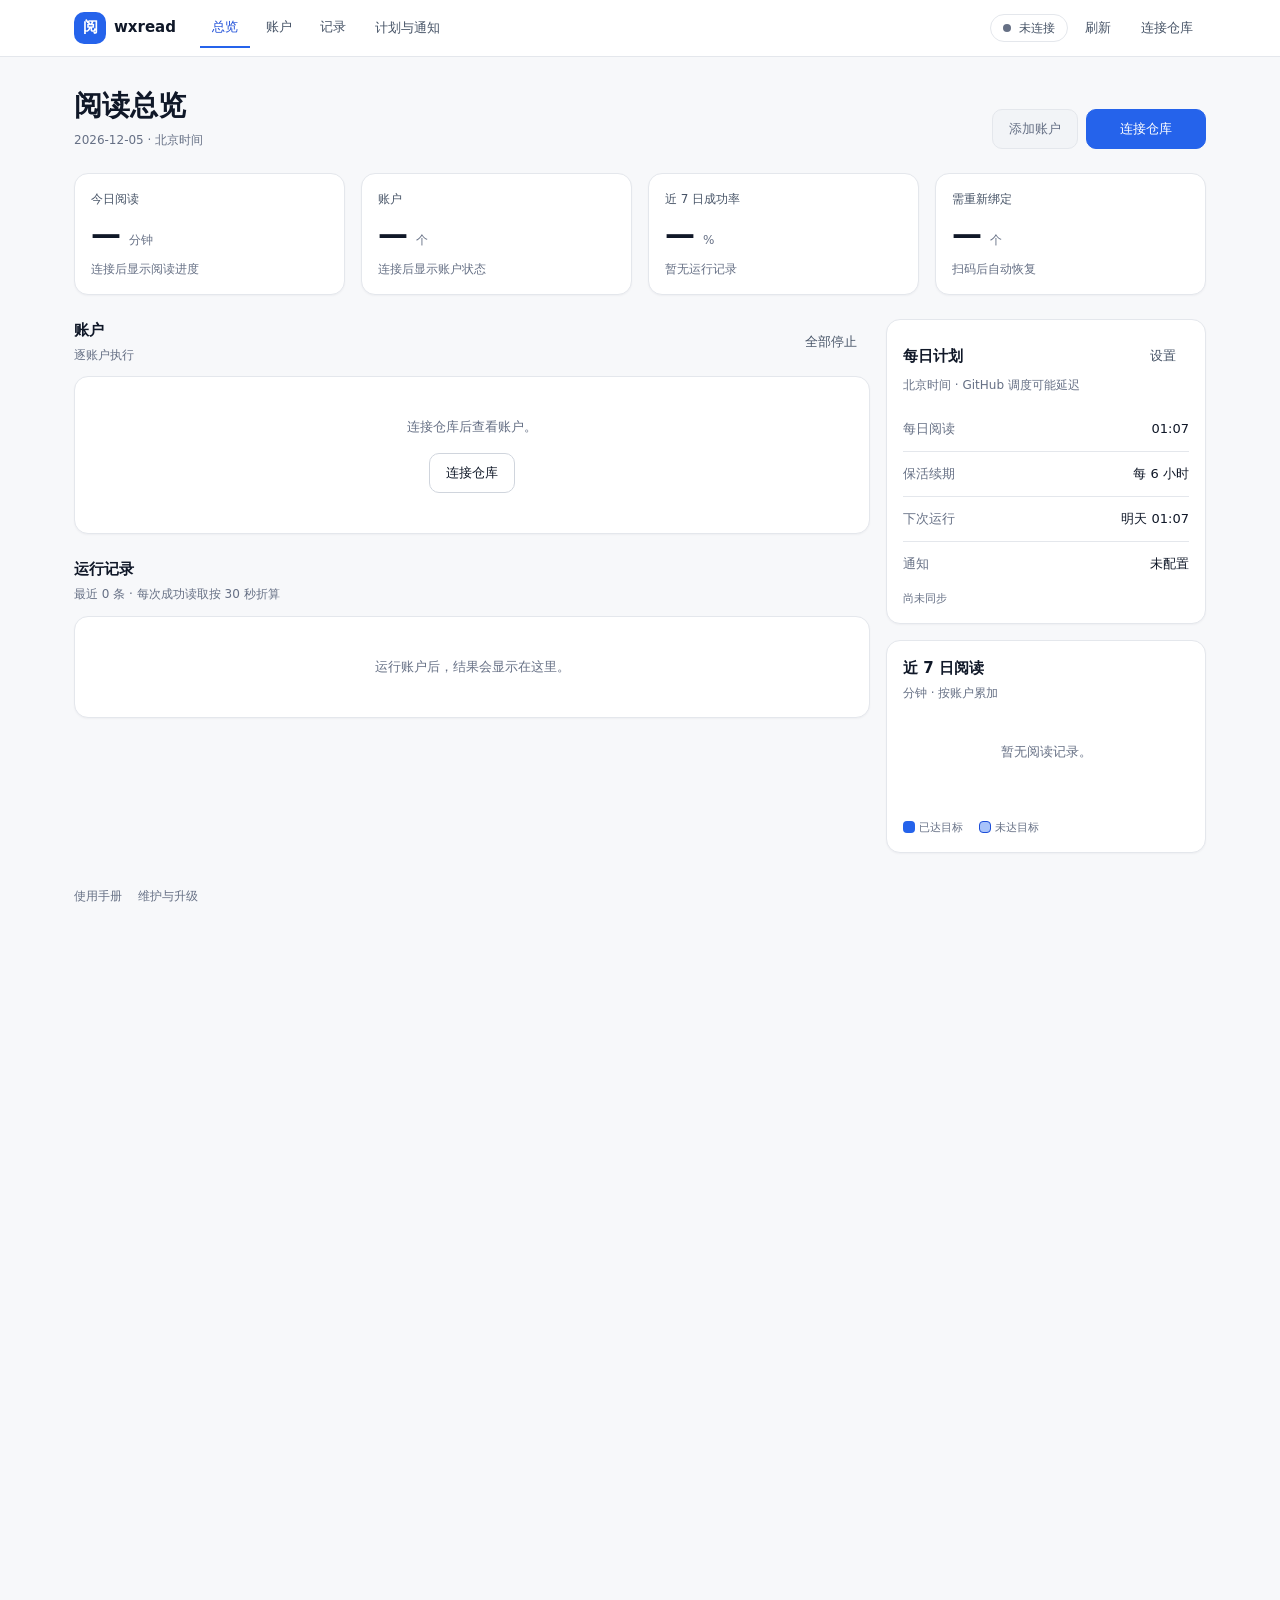
<file: index.html>
<!doctype html>
<html lang="zh-CN">
<meta charset="utf-8">
<meta name="viewport" content="width=device-width, initial-scale=1">
<meta http-equiv="refresh" content="0;url=web/">
<title>wxread 控制台</title>
<a href="web/">打开阅读控制台</a>
</html>
</file>
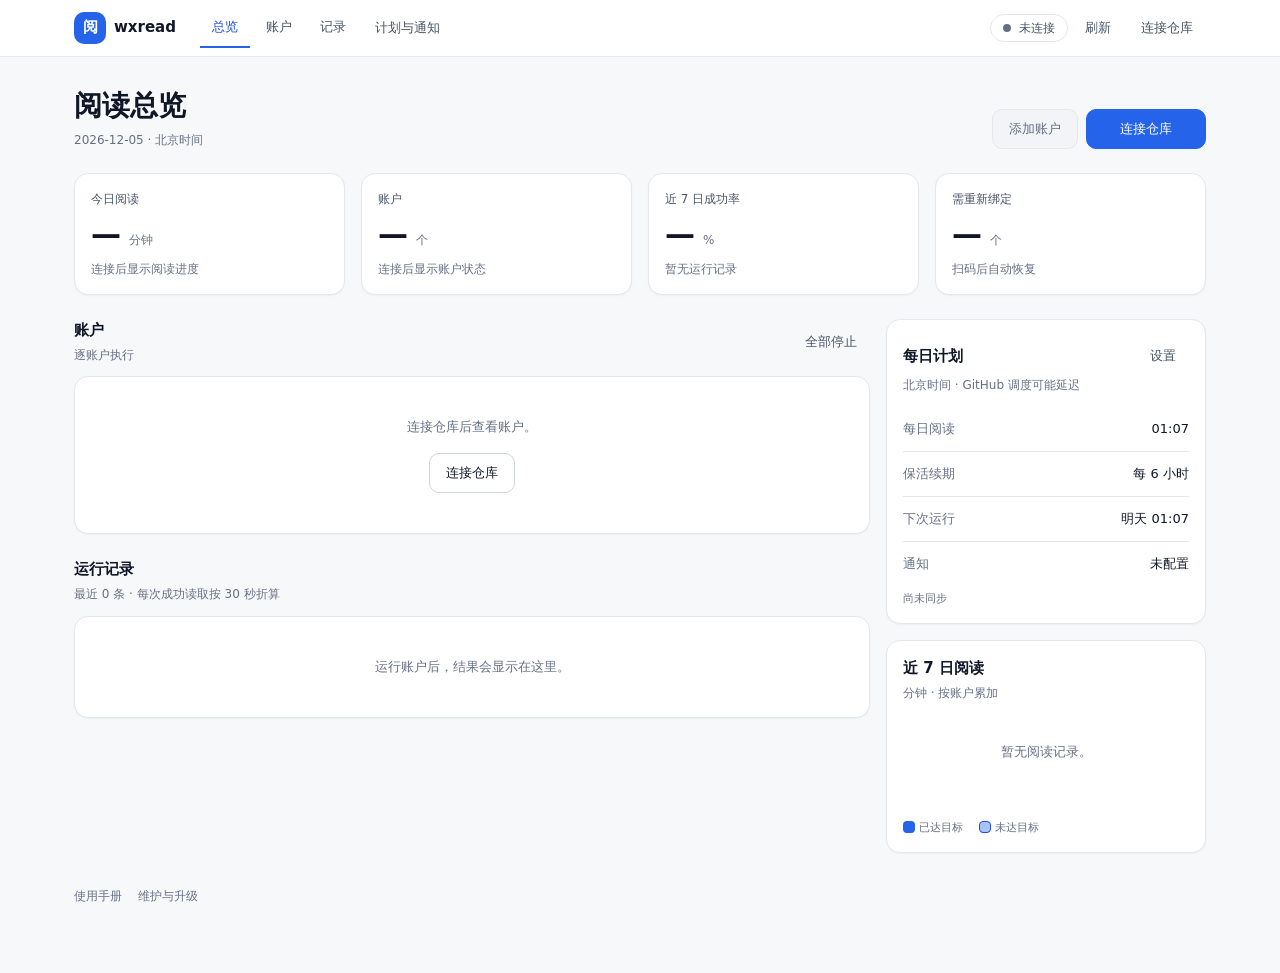
<file: web/index.html>
<!doctype html>
<html lang="zh-CN">
<head>
  <meta charset="utf-8">
  <meta name="viewport" content="width=device-width, initial-scale=1">
  <title>wxread · 阅读控制台</title>
  <link rel="stylesheet" href="../docs/design/tokens.css?v=5">
  <link rel="stylesheet" href="style.css?v=5">
</head>
<body>
  <a class="skip-link" href="#overview">跳到阅读总览</a>
  <header class="app-bar">
    <div class="bar-inner">
      <a class="brand" href="#overview"><span class="mark" aria-hidden="true">阅</span>wxread</a>
      <nav class="tabs" aria-label="页面导航">
        <a href="#overview" aria-current="location">总览</a>
        <a href="#accounts">账户</a>
        <a href="#history">记录</a>
        <button type="button" class="nav-button" id="btn-settings">计划与通知</button>
      </nav>
      <div class="bar-actions">
        <span class="chip" id="conn-chip"><span class="dot" id="conn-dot"></span><span id="conn-text">未连接</span></span>
        <button type="button" class="ghost" id="btn-refresh" disabled>刷新</button>
        <button type="button" class="ghost" id="btn-config">连接仓库</button>
        <button type="button" class="ghost mobile-settings" id="btn-mobile-settings" aria-label="打开计划与通知">设置</button>
      </div>
    </div>
  </header>

  <main class="wrap">
    <div class="page-head">
      <div><h1 id="overview" tabindex="-1">阅读总览</h1><p class="sub" id="overview-hint">北京时间 · 每天 01:07 自动阅读</p></div>
      <div class="head-actions">
        <button type="button" id="btn-qr" disabled>添加账户</button>
        <button type="button" class="primary" id="btn-run">连接仓库</button>
      </div>
    </div>

    <div class="alert" id="account-alert" role="status" hidden>
      <div><strong id="account-alert-title"></strong><p id="account-alert-detail"></p></div>
      <button type="button" id="btn-alert-action">重新绑定</button>
    </div>

    <section class="grid metrics" aria-label="今日概览">
      <article class="card metric"><h2>今日阅读</h2><div class="value"><strong class="num" id="m-read" aria-live="polite">—</strong><span>分钟</span></div><p class="hint" id="m-read-hint">连接后显示阅读进度</p></article>
      <article class="card metric"><h2>账户</h2><div class="value"><strong class="num" id="m-accounts" aria-live="polite">—</strong><span>个</span></div><p class="hint" id="m-accounts-hint">连接后显示账户状态</p></article>
      <article class="card metric"><h2>近 7 日成功率</h2><div class="value"><strong class="num" id="m-last" aria-live="polite">—</strong><span>%</span></div><p class="hint" id="m-last-hint">暂无运行记录</p></article>
      <article class="card metric" id="needs-card"><h2>需重新绑定</h2><div class="value"><strong class="num" id="m-needs" aria-live="polite">—</strong><span>个</span></div><p class="hint" id="m-needs-hint">扫码后自动恢复</p></article>
    </section>

    <div class="dashboard">
      <div class="main-column">
        <section id="accounts" aria-labelledby="acc-title">
          <div class="section-head"><div><h2 id="acc-title">账户 <span class="count" id="acc-count"></span></h2><p class="sub">逐账户执行</p></div><button type="button" class="ghost" id="btn-stop" disabled>全部停止</button></div>
          <div class="card table-card">
            <table id="account-table">
              <caption class="sr-only">账户状态、今日阅读、最近成功、续期与操作</caption>
              <colgroup><col><col class="col-status"><col class="col-read"><col class="col-time"><col class="col-renew"><col class="col-actions"></colgroup>
              <thead><tr><th scope="col">账户</th><th scope="col">状态</th><th scope="col">今日 / 目标</th><th scope="col">最近成功</th><th scope="col">续期</th><th scope="col" class="right">操作</th></tr></thead>
              <tbody id="acc-body"></tbody>
            </table>
            <div class="empty" id="account-empty"><p id="account-empty-text">连接仓库后查看账户。</p><button type="button" id="btn-empty-action">连接仓库</button></div>
          </div>
        </section>

        <section id="history" class="history" aria-labelledby="run-title">
          <div class="section-head"><div><h2 id="run-title">运行记录</h2><p class="sub" id="run-hint">每次成功读取按 30 秒折算</p></div></div>
          <div class="card table-card record-card">
            <table id="record-table">
              <caption class="sr-only">最近运行结果</caption>
              <thead><tr><th scope="col">结束时间</th><th scope="col">账户</th><th scope="col">结果</th><th scope="col" class="right">本次 / 目标（分）</th><th scope="col" class="right">耗时</th></tr></thead>
              <tbody id="run-list"></tbody>
            </table>
            <div class="empty" id="record-empty"><p>运行账户后，结果会显示在这里。</p></div>
          </div>
        </section>
      </div>

      <aside class="rail" aria-label="计划与趋势">
        <section class="card side-card" id="schedule">
          <div class="card-head"><h2>每日计划</h2><button type="button" class="ghost" id="btn-plan-settings">设置</button></div>
          <p class="sub">北京时间 · GitHub 调度可能延迟</p>
          <dl class="key-values">
            <div><dt>每日阅读</dt><dd>01:07</dd></div>
            <div><dt>保活续期</dt><dd id="plan-warm">每 6 小时</dd></div>
            <div><dt>下次运行</dt><dd id="plan-next">—</dd></div>
            <div><dt>通知</dt><dd id="plan-notify">未配置</dd></div>
          </dl>
          <p class="sub sync-time" id="sync-time">尚未同步</p>
        </section>
        <section class="card side-card">
          <h2>近 7 日阅读</h2><p class="sub">分钟 · 按账户累加</p>
          <div class="chart" id="chart">
            <div class="chart-guides" aria-hidden="true"><i></i><i></i><i></i></div>
            <div class="bars" id="run-bars" role="group" aria-label="近7日读取量"></div>
          </div>
          <p class="empty chart-empty" id="chart-empty">暂无阅读记录。</p>
          <div class="legend"><span><i class="full-swatch" aria-hidden="true"></i>已达目标</span><span><i class="partial-swatch" aria-hidden="true"></i>未达目标</span></div>
        </section>
      </aside>
    </div>
    <p class="help-links sub"><a id="manual-link" href="https://github.com/maroubao/wxread/blob/main/docs/RUNBOOK.md" target="_blank" rel="noopener">使用手册</a><a id="maintenance-link" href="https://github.com/maroubao/wxread/blob/main/docs/MAINTENANCE.md" target="_blank" rel="noopener">维护与升级</a></p>
    <p id="status-message" class="status-message" role="status" aria-live="polite" hidden></p>
    <noscript><p class="card empty">启用 JavaScript 后连接仓库并查看阅读状态。</p></noscript>
  </main>

  <template id="account-row-template">
    <tr class="account-row">
      <td class="identity-cell"><div class="identity"><span class="avatar" aria-hidden="true"></span><div class="identity-copy"><strong class="account-name"></strong><span class="sub account-id"></span></div></div></td>
      <td class="status-cell"><span class="badge account-status"></span></td>
      <td class="read-cell"><div class="read-value"><span class="num read-text"></span><span class="unit">分</span></div><div class="progress" role="progressbar" aria-valuemin="0" aria-valuemax="100"><i></i></div></td>
      <td class="time-cell"><span class="mobile-label">最近成功 </span><time class="last-ok"></time></td>
      <td class="renew-cell"><span class="mobile-label">续期 </span><time class="last-renew"></time></td>
      <td class="actions-cell"><div class="row-actions"><button type="button" class="icon-button row-run" data-act="run"></button><button type="button" class="icon-button" data-act="edit" aria-label="编辑账户">✎</button><button type="button" class="icon-button row-delete" data-act="delete" aria-label="删除账户">×</button></div></td>
    </tr>
  </template>
  <template id="record-row-template">
    <tr class="record-row"><td class="record-time"><time></time></td><td class="record-name"></td><td class="record-result"><span class="badge"></span></td><td class="right num record-count"></td><td class="right record-duration"></td></tr>
  </template>
  <template id="chart-column-template">
    <div class="bar-col" tabindex="0" role="img"><div class="plot"><span class="bar-value"></span><i class="fill"></i></div><span class="bar-date"></span><span class="bar-tooltip" role="tooltip"></span></div>
  </template>

  <dialog id="connect-dialog" class="dialog" aria-labelledby="cfg-title">
    <div class="dialog-head"><h2 id="cfg-title">连接仓库</h2><button type="button" class="icon-button" data-close aria-label="关闭连接设置">×</button></div>
    <p class="sub dialog-description">连接 GitHub 后查看账户、扫码绑定和控制运行。</p>
    <form id="connect-form">
      <label class="field"><span>仓库（owner/repo）</span><input type="text" id="inp-repo" placeholder="maroubao/wxread" required autocomplete="off" spellcheck="false"></label>
      <label class="field"><span>GitHub token（Contents、Actions 写权限）</span><input type="password" id="inp-token" required autocomplete="off" spellcheck="false"></label>
      <label class="field"><span>状态密钥（与 WXREAD_STATE_KEY 相同）</span><input type="password" id="inp-statekey" required autocomplete="off" spellcheck="false"></label>
      <details><summary>状态分支</summary><label class="field"><span>分支名称</span><input type="text" id="inp-branch" value="wxread-state" autocomplete="off" spellcheck="false"></label></details>
      <label class="check"><input type="checkbox" id="inp-remember">记住连接 24 小时</label>
      <p class="sub">默认仅本次页面有效，断开会清除凭据。</p>
      <p class="form-error" id="connect-error" role="alert" hidden></p>
      <div class="dialog-actions"><button type="button" id="btn-forget">断开连接</button><button type="submit" class="primary" id="btn-connect">连接</button></div>
    </form>
  </dialog>

  <dialog id="qr-dialog" class="dialog" aria-labelledby="qr-title">
    <div class="dialog-head"><h2 id="qr-title">扫码绑定账户</h2><button type="button" class="icon-button" id="btn-qr-close" aria-label="关闭扫码窗口">×</button></div>
    <div id="qr-idle">
      <label class="field"><span>账户备注</span><input type="text" id="inp-qr-label" maxlength="24" placeholder="主号"></label>
      <p class="sub">确认登录后会自动打开正文获取阅读参数。</p>
      <div class="dialog-actions"><button type="button" data-close>取消</button><button type="button" class="primary" id="btn-qr-start">生成二维码</button></div>
    </div>
    <div id="qr-live" hidden>
      <div class="qr-slot" id="qr-slot"></div>
      <p class="qr-hint" id="qr-hint" role="status" aria-live="polite">正在生成二维码</p>
      <div class="dialog-actions"><button type="button" id="btn-qr-cancel">取消本次绑定</button><button type="button" id="btn-qr-poll">刷新状态</button></div>
    </div>
  </dialog>

  <dialog id="edit-dialog" class="dialog" aria-labelledby="edit-title">
    <form id="edit-form">
      <div class="dialog-head"><h2 id="edit-title">编辑账户</h2><button type="button" class="icon-button" data-close aria-label="关闭账户设置">×</button></div>
      <label class="field"><span>账户备注</span><input id="edit-label" type="text" required maxlength="24"></label>
      <label class="field"><span>每日目标（分钟）</span><input id="edit-target" type="number" min="0.5" max="100" step="0.5" required></label>
      <label class="check"><input type="checkbox" id="edit-enabled">参与每日阅读</label>
      <div class="dialog-actions"><button type="button" data-close>取消</button><button type="submit" class="primary" id="btn-edit-save">保存</button></div>
    </form>
  </dialog>

  <dialog id="delete-dialog" class="dialog" aria-labelledby="delete-title">
    <div class="dialog-head"><h2 id="delete-title">删除账户</h2><button type="button" class="icon-button" data-close aria-label="关闭删除确认">×</button></div>
    <p class="dialog-description" id="delete-description"></p>
    <div class="dialog-actions"><button type="button" data-close autofocus>取消</button><button type="button" class="danger-solid" id="btn-delete-confirm">删除账户</button></div>
  </dialog>

  <dialog id="settings-dialog" class="dialog settings-dialog" aria-labelledby="set-title">
    <div class="dialog-head"><h2 id="set-title">计划与通知</h2><button type="button" class="icon-button" data-close aria-label="关闭计划与通知">×</button></div>
    <form id="schedule-form" class="settings-section">
      <h3>自动计划</h3><p class="sub">每日 01:07 阅读，每 6 小时保活。</p>
      <label class="check"><input id="inp-auto-enabled" type="checkbox" checked>开启自动运行</label>
      <label class="check"><input id="inp-warm-enabled" type="checkbox" checked>开启保活续期</label>
      <div class="actions"><button type="submit" id="btn-schedule">保存计划</button><button type="button" id="btn-warm-now">保活一次</button></div>
    </form>

    <form id="notify-form" class="settings-section">
      <h3>通知渠道</h3><p class="sub">口令留空会沿用已保存的配置。</p>
      <fieldset class="channel-select"><legend class="sr-only">启用的通知渠道</legend>
        <label class="check"><input type="checkbox" name="channel" value="email">邮件</label><label class="check"><input type="checkbox" name="channel" value="pushplus">PushPlus</label><label class="check"><input type="checkbox" name="channel" value="feishu">飞书</label><label class="check"><input type="checkbox" name="channel" value="telegram">Telegram</label>
      </fieldset>
      <details><summary>邮件配置 <span class="saved-status" id="email-saved"></span></summary>
        <div class="cols"><label class="field"><span>SMTP 服务器</span><input id="email-host" type="text" autocomplete="off"></label><label class="field"><span>端口</span><input id="email-port" type="number" min="1" max="65535" placeholder="465"></label></div>
        <label class="field"><span>发件邮箱</span><input id="email-user" type="email" autocomplete="off"></label><label class="field"><span>授权码 / 密码</span><input id="email-password" type="password" autocomplete="off"></label><label class="field"><span>收件邮箱（多个用逗号分隔）</span><input id="email-to" type="text" autocomplete="off"></label>
      </details>
      <details><summary>PushPlus 配置 <span class="saved-status" id="pushplus-saved"></span></summary><label class="field"><span>PushPlus token</span><input id="pushplus-token" type="password" autocomplete="off"></label></details>
      <details><summary>飞书配置 <span class="saved-status" id="feishu-saved"></span></summary><label class="field"><span>机器人 Webhook</span><input id="feishu-webhook" type="password" autocomplete="off"></label><label class="field"><span>签名密钥（机器人开启签名校验时填写）</span><input id="feishu-secret" type="password" autocomplete="off"></label></details>
      <details><summary>Telegram 配置 <span class="saved-status" id="telegram-saved"></span></summary><label class="field"><span>Bot token</span><input id="telegram-bot-token" type="password" autocomplete="off"></label><label class="field"><span>Chat ID</span><input id="telegram-chat-id" type="text" autocomplete="off"></label></details>
      <label class="field"><span>测试推送渠道</span><select id="inp-test-channel"><option value="feishu">飞书</option><option value="pushplus">PushPlus</option><option value="telegram">Telegram</option></select></label>
      <div class="actions"><button type="submit" id="btn-notify">保存通知</button><button type="button" id="btn-test-mail">测试邮件</button><button type="button" id="btn-test-push">测试推送</button></div>
    </form>

    <details class="settings-section"><summary>读取参数</summary>
      <div class="cols"><label class="field"><span>每次间隔（秒，0 使用默认 30）</span><input type="number" id="inp-pace" min="0" max="30" value="0"></label><label class="field"><span>单账户截止（秒，0 按目标计算）</span><input type="number" id="inp-deadline" min="0" max="7200" value="0"></label></div>
      <div class="actions"><button type="button" id="btn-run-now">按参数运行</button></div>
    </details>
  </dialog>
  <script src="assets/vendor/nacl-fast.min.js"></script>
  <script type="module" src="app.js?v=5"></script>
</body>
</html>
</file>
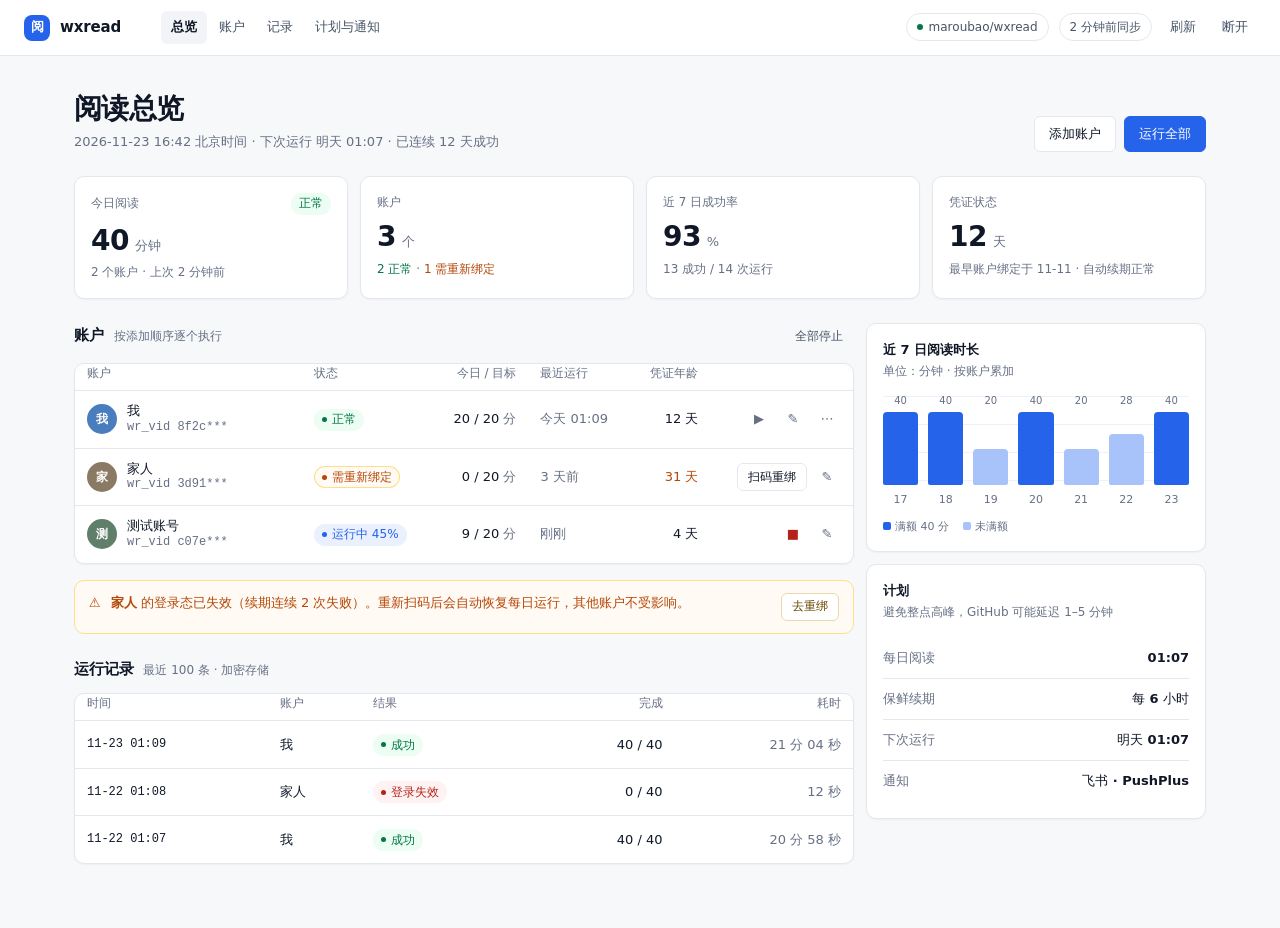
<file: docs/design/variant-steel.html>
<!DOCTYPE html>
<html lang="zh-CN">
<head>
<meta charset="utf-8">
<meta name="viewport" content="width=device-width, initial-scale=1">
<title>wxread 控制台 · 样张 v1</title>
<style>
  :root{
    --bg:#f7f8fa; --bg-sub:#f2f4f7; --bg-hover:#f2f4f7;
    --line:#e4e7ec; --line-strong:#d6dade;
    --text:#101828; --text-2:#475467; --text-3:#667085;
    /* THEME:START */
    --accent:#2563eb; --accent-hover:#1d4ed8; --accent-weak:#eaf0fe;
    --chart-1:#2563eb; --chart-2:#a8c3fa; --chart-grid:#eef1f5;
    /* THEME:END */
    --ok:#067647; --ok-weak:#ecfdf3;
    --warn:#b54708; --warn-weak:#fffaf3;
    --bad:#b42318; --bad-weak:#fef3f2;
    --r-sm:6px; --r-md:10px; --r-lg:14px;
    --s1:4px; --s2:8px; --s3:12px; --s4:16px; --s5:24px; --s6:32px;
  }
  *{box-sizing:border-box}
  html,body{margin:0;background:var(--bg);color:var(--text);
    font:15px/1.55 "Inter","PingFang SC","Microsoft YaHei",system-ui,sans-serif;
    -webkit-font-smoothing:antialiased; font-variant-numeric:tabular-nums}
  a{color:inherit;text-decoration:none}
  button{font:inherit;color:inherit;background:none;border:0;cursor:pointer}
  .num{font-variant-numeric:tabular-nums}

  /* ---------- app bar ---------- */
  .bar{position:sticky;top:0;z-index:10;display:flex;align-items:center;gap:var(--s4);
    height:56px;padding:0 var(--s5);background:rgba(255,255,255,.92);
    backdrop-filter:saturate(180%) blur(8px);border-bottom:1px solid var(--line)}
  .brand{display:flex;align-items:center;gap:10px;font-weight:600;font-size:15px;letter-spacing:-.01em}
  .mark{width:26px;height:26px;border-radius:8px;background:var(--accent);
    display:grid;place-items:center;color:#fff;font-size:13px;font-weight:700}
  .tabs{display:flex;gap:2px;margin-left:var(--s5)}
  .tab{padding:6px 10px;border-radius:var(--r-sm);color:var(--text-2);font-size:13px}
  .tab:hover{background:var(--bg-hover);color:var(--text)}
  .tab.on{background:var(--bg-sub);color:var(--text);font-weight:600}
  .bar-right{margin-left:auto;display:flex;align-items:center;gap:10px}
  .chip{display:inline-flex;align-items:center;gap:6px;height:28px;padding:0 10px;
    border:1px solid var(--line);border-radius:999px;font-size:12px;color:var(--text-2);background:#fff}
  .dot{width:6px;height:6px;border-radius:50%;background:var(--ok)}
  .dot.warn{background:#d99a00}
  .link-btn{font-size:13px;color:var(--text-2);padding:6px 8px;border-radius:var(--r-sm)}
  .link-btn:hover{background:var(--bg-hover);color:var(--text)}

  /* ---------- layout ---------- */
  main{max-width:1180px;margin:0 auto;padding:var(--s5) var(--s5) 64px}
  .head{display:flex;align-items:flex-end;gap:var(--s4);margin:var(--s3) 0 var(--s5)}
  h1{margin:0;font-size:28px;line-height:1.2;letter-spacing:-.02em;font-weight:650}
  .sub{margin-top:6px;font-size:13px;color:var(--text-3)}
  .head-actions{margin-left:auto;display:flex;gap:var(--s2)}

  .btn{display:inline-flex;align-items:center;gap:6px;height:36px;padding:0 14px;
    border-radius:var(--r-sm);font-size:13px;font-weight:550;border:1px solid var(--line);
    background:#fff;color:var(--text)}
  .btn:hover{background:var(--bg-hover)}
  .btn.primary{background:var(--accent);border-color:var(--accent);color:#fff}
  .btn.primary:hover{background:var(--accent-hover);border-color:var(--accent-hover)}
  .btn.sm{height:28px;padding:0 10px;font-size:12px}
  .btn.ghost{border-color:transparent;background:transparent;color:var(--text-2)}
  .btn.ghost:hover{background:var(--bg-hover);color:var(--text)}

  .grid{display:grid;grid-template-columns:repeat(4,1fr);gap:var(--s3)}
  .card{border:1px solid var(--line);border-radius:var(--r-md);background:#fff;
    box-shadow:0 1px 2px rgba(16,24,40,.04)}
  .metric{padding:var(--s4)}
  .metric .k{font-size:12px;color:var(--text-3);display:flex;justify-content:space-between;align-items:center}
  .metric .v{font-size:28px;line-height:1.15;font-weight:600;letter-spacing:-.02em;margin-top:10px;display:flex;align-items:baseline;gap:6px}
  .metric .v small{font-size:13px;color:var(--text-3);font-weight:400;letter-spacing:0}
  .metric .d{font-size:12px;color:var(--text-3);margin-top:6px}
  .ok-txt{color:var(--ok)} .warn-txt{color:var(--warn)} .bad-txt{color:var(--bad)}

  .cols{display:grid;grid-template-columns:1fr 340px;gap:var(--s3);margin-top:var(--s5)}
  .section{margin-top:var(--s5)}
  .section-head{display:flex;align-items:baseline;gap:10px;margin:0 0 var(--s3)}
  .section-head h2{margin:0;font-size:15px;font-weight:600;letter-spacing:-.01em}
  .section-head .hint{font-size:12px;color:var(--text-3)}
  .section-head .right{margin-left:auto;display:flex;gap:6px}

  table{width:100%;border-collapse:separate;border-spacing:0;font-size:13px}
  thead th{font-size:12px;font-weight:500;color:var(--text-3);text-align:left;
    padding:0 12px 8px;border-bottom:1px solid var(--line);white-space:nowrap}
  tbody td{padding:12px;border-bottom:1px solid var(--line);vertical-align:middle}
  tbody tr:last-child td{border-bottom:0}
  tbody tr:hover td{background:#fbfcfd}
  .th-r,.td-r{text-align:right}
  .who{display:flex;align-items:center;gap:10px;min-width:180px}
  .ava{width:30px;height:30px;border-radius:50%;display:grid;place-items:center;
    font-size:12px;font-weight:600;color:#fff;background:#7c8b93;flex:0 0 auto}
  .ava.a{background:#4a7dbd} .ava.b{background:#8b7a63} .ava.c{background:#5f7f6a}
  .who .name{font-weight:550;color:var(--text);line-height:1.3}
  .who .id{font-size:12px;color:var(--text-3);line-height:1.3}

  .badge{display:inline-flex;align-items:center;gap:5px;height:22px;padding:0 8px;
    border-radius:999px;font-size:12px;font-weight:500;white-space:nowrap}
  .badge i{width:5px;height:5px;border-radius:50%;background:currentColor;display:block}
  .badge.ok{background:var(--ok-weak);color:var(--ok)}
  .badge.warn{background:var(--warn-weak);color:var(--warn);box-shadow:inset 0 0 0 1px #fedf89}
  .badge.bad{background:var(--bad-weak);color:var(--bad)}
  .badge.run{background:var(--accent-weak);color:var(--accent)}

  .prog{width:92px;height:4px;border-radius:99px;background:var(--line);overflow:hidden;margin-top:6px}
  .prog > i{display:block;height:100%;background:var(--accent);width:45%}
  .muted{color:var(--text-3)}
  .mono{font-family:ui-monospace,SFMono-Regular,Menlo,monospace;font-size:12px}

  .act{display:flex;gap:6px;justify-content:flex-end}
  .icon-btn{width:28px;height:28px;border-radius:var(--r-sm);display:grid;place-items:center;
    color:var(--text-3);border:1px solid transparent}
  .icon-btn:hover{background:var(--bg-hover);color:var(--text);border-color:var(--line)}
  .danger-txt{color:var(--bad)}

  .chart-card{padding:var(--s4)}
  .chart-card h3{margin:0 0 2px;font-size:13px;font-weight:600}
  .chart-card p{margin:0 0 var(--s4);font-size:12px;color:var(--text-3)}
  .bars{display:flex;align-items:flex-end;gap:10px;height:112px;
    background-image:repeating-linear-gradient(to top,transparent 0 27px,var(--chart-grid) 27px 28px);
    background-position:0 100%;background-repeat:repeat-x}
  .legend{display:flex;gap:14px;margin-top:10px;font-size:11px;color:var(--text-3)}
  .legend i{display:inline-block;width:8px;height:8px;border-radius:2px;margin-right:4px}
  .bar-col{flex:1;display:flex;flex-direction:column;align-items:center;gap:6px;height:100%}
  .bar-col .stack{flex:1;display:flex;align-items:flex-end;width:100%}
  .bar-col .b{width:100%;border-radius:4px 4px 2px 2px;background:var(--chart-2)}
  .bar-col .val{font-size:10px;font-weight:500;color:var(--text-3);line-height:1}
  .bar-col .b.full{background:var(--chart-1)}
  .bar-col span{font-size:11px;color:var(--text-3)}

  .kv{display:flex;justify-content:space-between;padding:10px 0;border-top:1px solid var(--line);font-size:13px}
  .kv:first-of-type{border-top:0}
  .kv b{font-weight:550}

  .note{display:flex;gap:10px;align-items:flex-start;margin-top:var(--s4);padding:12px 14px;
    border:1px solid #fedf89;background:var(--warn-weak);border-radius:var(--r-md);font-size:13px;color:var(--warn)}
  .note strong{font-weight:600}
  .note .btn{background:#fff;border-color:#e8d9ac;color:#6b4a00;height:28px;margin-left:auto;flex:0 0 auto}

  .empty-state{padding:40px 16px;text-align:center;color:var(--text-3);font-size:13px}

  @media (max-width:820px){
    html,body{overflow-x:hidden}
    main{padding:16px 16px 48px;max-width:100%}
    .bar{padding:0 16px;gap:12px}
    .tabs,.chip{display:none}
    .bar{height:52px;padding:0 16px}
    .brand{min-width:0}
    .bar-right{gap:4px}
    .grid{grid-template-columns:repeat(2,1fr);gap:10px}
    .cols{grid-template-columns:1fr}
    .head{display:block;margin-bottom:16px}
    .sub{max-width:100%}
    .head-actions{margin:12px 0 0;width:100%;display:flex}
    .head-actions .btn{flex:1}
    h1{font-size:22px}
    .section-head{display:block}
    .section-head .hint{display:block;margin-top:2px}
    .section-head .right{margin-top:8px;justify-content:flex-end}
    table,tbody{display:block;width:100%}
    thead{display:none}
    tbody tr{display:flex;flex-wrap:wrap;align-items:center;gap:8px 10px;
      padding:14px;border-bottom:1px solid var(--line)}
    tbody td{border:0;padding:0;display:block}
    tbody td.c-hide{display:none}
    tbody td:nth-child(1){order:1;flex:1 1 100%}
    tbody td:nth-child(2){order:2}
    tbody td:nth-child(3){order:3}
    tbody td:nth-child(6){order:4;margin-left:auto}
    .who{min-width:0}
    .act{justify-content:flex-end}
    .note{display:block}
    .note .btn{margin-left:0}
    .log tbody td:nth-child(1){order:1;flex:0 0 auto}
    .log tbody td:nth-child(2){order:2}
    .log tbody td:nth-child(3){order:3}
    .log tbody td:nth-child(4){order:4;margin-left:auto}    .metric{padding:12px}
    .metric .v{font-size:24px}
  }
</style>
</head>
<body>

<header class="bar">
  <div class="brand"><span class="mark">阅</span>wxread</div>
  <nav class="tabs">
    <a class="tab on" href="#">总览</a>
    <a class="tab" href="#">账户</a>
    <a class="tab" href="#">记录</a>
    <a class="tab" href="#">计划与通知</a>
  </nav>
  <div class="bar-right">
    <span class="chip"><span class="dot"></span>maroubao/wxread</span>
    <span class="chip sync">2 分钟前同步</span>
    <button class="link-btn">刷新</button>
    <button class="link-btn">断开</button>
  </div>
</header>

<main>
  <div class="head">
    <div>
      <h1>阅读总览</h1>
      <div class="sub">2026-11-23 16:42 北京时间 · 下次运行 明天 01:07 · 已连续 12 天成功</div>
    </div>
    <div class="head-actions">
      <button class="btn">添加账户</button>
      <button class="btn primary">运行全部</button>
    </div>
  </div>

  <section class="grid">
    <div class="card metric">
      <div class="k">今日阅读<span class="badge ok">正常</span></div>
      <div class="v num">40<small>分钟</small></div>
      <div class="d">2 个账户 · 上次 2 分钟前</div>
    </div>
    <div class="card metric">
      <div class="k">账户</div>
      <div class="v num">3<small>个</small></div>
      <div class="d"><span class="ok-txt">2 正常</span> · <span class="warn-txt">1 需重新绑定</span></div>
    </div>
    <div class="card metric">
      <div class="k">近 7 日成功率</div>
      <div class="v num">93<small>%</small></div>
      <div class="d">13 成功 / 14 次运行</div>
    </div>
    <div class="card metric">
      <div class="k">凭证状态</div>
      <div class="v num">12<small>天</small></div>
      <div class="d">最早账户绑定于 11-11 · 自动续期正常</div>
    </div>
  </section>

  <div class="cols">
    <div>
      <div class="section-head">
        <h2>账户</h2><span class="hint">按添加顺序逐个执行</span>
        <div class="right"><button class="btn ghost sm">全部停止</button></div>
      </div>

      <div class="card" style="overflow:hidden">
        <table>
          <thead>
            <tr>
              <th>账户</th><th>状态</th><th class="th-r">今日 / 目标</th>
              <th>最近运行</th><th class="th-r">凭证年龄</th><th></th>
            </tr>
          </thead>
          <tbody>
            <tr>
              <td><div class="who"><span class="ava a">我</span><div><div class="name">我</div><div class="id mono">wr_vid 8f2c***</div></div></div></td>
              <td><span class="badge ok"><i></i>正常</span></td>
              <td class="td-r num">20 / 20 <span class="muted">分</span></td>
              <td class="muted c-hide">今天 01:09</td>
              <td class="td-r num c-hide">12 天</td>
              <td><div class="act">
                <button class="icon-btn" title="运行">▶</button>
                <button class="icon-btn" title="编辑">✎</button>
                <button class="icon-btn" title="更多">⋯</button>
              </div></td>
            </tr>
            <tr>
              <td><div class="who"><span class="ava b">家</span><div><div class="name">家人</div><div class="id mono">wr_vid 3d91***</div></div></div></td>
              <td><span class="badge warn"><i></i>需重新绑定</span></td>
              <td class="td-r num">0 / 20 <span class="muted">分</span></td>
              <td class="muted c-hide">3 天前</td>
              <td class="td-r num warn-txt c-hide">31 天</td>
              <td><div class="act">
                <button class="btn sm">扫码重绑</button>
                <button class="icon-btn" title="编辑">✎</button>
              </div></td>
            </tr>
            <tr>
              <td><div class="who"><span class="ava c">测</span><div><div class="name">测试账号</div><div class="id mono">wr_vid c07e***</div></div></div></td>
              <td><span class="badge run"><i></i>运行中 45%</span></td>
              <td class="td-r num">9 / 20 <span class="muted">分</span></td>
              <td class="muted c-hide">刚刚</td>
              <td class="td-r num c-hide">4 天</td>
              <td><div class="act">
                <button class="icon-btn danger-txt" title="停止">■</button>
                <button class="icon-btn" title="编辑">✎</button>
              </div></td>
            </tr>
          </tbody>
        </table>
      </div>

      <div class="note">
        <span>⚠</span>
        <div><strong>家人</strong> 的登录态已失效（续期连续 2 次失败）。重新扫码后会自动恢复每日运行，其他账户不受影响。</div>
        <button class="btn sm">去重绑</button>
      </div>

      <div class="section">
        <div class="section-head">
          <h2>运行记录</h2><span class="hint">最近 100 条 · 加密存储</span>
        </div>
        <div class="card log" style="overflow:hidden">
          <table>
            <thead><tr><th>时间</th><th>账户</th><th>结果</th><th class="th-r">完成</th><th class="th-r">耗时</th></tr></thead>
            <tbody>
              <tr><td class="mono">11-23 01:09</td><td>我</td><td><span class="badge ok"><i></i>成功</span></td><td class="td-r num">40 / 40</td><td class="td-r muted c-hide">21 分 04 秒</td></tr>
              <tr><td class="mono">11-22 01:08</td><td>家人</td><td><span class="badge bad"><i></i>登录失效</span></td><td class="td-r num">0 / 40</td><td class="td-r muted c-hide">12 秒</td></tr>
              <tr><td class="mono">11-22 01:07</td><td>我</td><td><span class="badge ok"><i></i>成功</span></td><td class="td-r num">40 / 40</td><td class="td-r muted c-hide">20 分 58 秒</td></tr>
            </tbody>
          </table>
        </div>
      </div>
    </div>

    <aside>
      <div class="card chart-card">
        <h3>近 7 日阅读时长</h3>
        <p>单位：分钟 · 按账户累加</p>
        <div class="bars">
          <div class="bar-col"><b class="val">40</b><div class="stack"><div class="b full" style="height:100%"></div></div><span>17</span></div>
          <div class="bar-col"><b class="val">40</b><div class="stack"><div class="b full" style="height:100%"></div></div><span>18</span></div>
          <div class="bar-col"><b class="val">20</b><div class="stack"><div class="b" style="height:50%"></div></div><span>19</span></div>
          <div class="bar-col"><b class="val">40</b><div class="stack"><div class="b full" style="height:100%"></div></div><span>20</span></div>
          <div class="bar-col"><b class="val">20</b><div class="stack"><div class="b" style="height:50%"></div></div><span>21</span></div>
          <div class="bar-col"><b class="val">28</b><div class="stack"><div class="b" style="height:70%"></div></div><span>22</span></div>
          <div class="bar-col"><b class="val">40</b><div class="stack"><div class="b full" style="height:100%"></div></div><span>23</span></div>
        </div>
        <div class="legend"><span><i class="lg" style="background:var(--chart-1)"></i>满额 40 分</span><span><i class="lg" style="background:var(--chart-2)"></i>未满额</span></div>

      </div>

      <div class="card chart-card" style="margin-top:12px">
        <h3>计划</h3>
        <p>避免整点高峰，GitHub 可能延迟 1–5 分钟</p>
        <div class="kv"><span class="muted">每日阅读</span><b class="num">01:07</b></div>
        <div class="kv"><span class="muted">保鲜续期</span><b class="num">每 6 小时</b></div>
        <div class="kv"><span class="muted">下次运行</span><b>明天 01:07</b></div>
        <div class="kv"><span class="muted">通知</span><b>飞书 · PushPlus</b></div>
      </div>
    </aside>
  </div>
</main>

</body>
</html>
</file>
<file: docs/design/tokens.css>
/* ============================================================
   wxread 控制台 · 设计令牌（唯一定义处）
   定稿：A 钢蓝 #2563EB · 2026-11-23
   规则：页面/组件内不得出现任何硬编码色值、字号、圆角、间距。
   ============================================================ */

:root {
  /* ---- 中性色 ---- */
  --bg: #f7f8fa;
  --surface: #ffffff;
  --surface-2: #f2f4f7;
  --border: #e4e7ec;
  --border-strong: #d0d5dd;
  --text: #101828;
  --text-2: #475467;
  --text-3: #667085;

  /* ---- 主色：A 钢蓝 ---- */
  --accent: #2563eb;
  --accent-hover: #1d4ed8;
  --accent-weak: #eaf0fe;
  --accent-text: #1d4ed8;

  /* ---- 图表 ---- */
  --chart-1: #2563eb;
  --chart-2: #a8c3fa;
  --chart-grid: #eef1f5;
  --chart-empty: #edf0f4;

  /* ---- 语义色 ---- */
  --ok-text: #067647;
  --ok-bg: #ecfdf3;
  --warn-text: #b54708;
  --warn-bg: #fffaf3;
  --warn-border: #fedf89;
  --danger-text: #b42318;
  --danger-bg: #fef3f2;
  --danger-solid: #d92d20;

  /* ---- 字体 ---- */
  --font: "Inter", "PingFang SC", "Microsoft YaHei", system-ui, sans-serif;
  --mono: "SF Mono", "JetBrains Mono", ui-monospace, monospace;

  --fs-display: 28px;
  --fs-display-mobile: 24px;
  --fs-metric: 30px;
  --fs-h2: 15px;
  --fs-body: 13px;
  --fs-sm: 12px;
  --fs-xs: 11px;

  /* ---- 间距（唯一刻度） ---- */
  --sp-1: 4px;
  --sp-2: 8px;
  --sp-3: 12px;
  --sp-4: 16px;
  --sp-5: 24px;
  --sp-6: 32px;
  --sp-7: 40px;
  --sp-8: 56px;

  /* ---- 圆角 ---- */
  --r-sm: 6px;
  --r-md: 10px;
  --r-lg: 14px;
  --r-full: 999px;
  --r-chart: 4px;

  /* ---- 阴影 ---- */
  --shadow-1: 0 1px 2px rgba(16, 24, 40, 0.04);
  --shadow-2: 0 8px 24px rgba(16, 24, 40, 0.1);

  /* ---- 版式 ---- */
  --content-max: 1180px;
  --rail-w: 320px;
  --chart-height: 144px;
  --dur: 160ms;
}

@media (prefers-reduced-motion: reduce) {
  :root { --dur: 0ms; }
}

/* 数字等宽：所有数值类文本必须带 .num 或使用该属性 */
.num {
  font-variant-numeric: tabular-nums;
  font-feature-settings: "tnum" 1;
}

/* 焦点可见（禁止 outline:none） */
:where(button, a, input, select, textarea):focus-visible {
  outline: 2px solid var(--accent);
  outline-offset: 2px;
  border-radius: var(--r-sm);
}
</file>
<file: web/style.css>
* { box-sizing: border-box; }
[hidden] { display: none !important; }
html { scroll-behavior: smooth; scroll-padding-top: calc(var(--sp-8) + var(--sp-4)); }
body { margin: 0; background: var(--bg); color: var(--text); font: var(--fs-body)/1.55 var(--font); font-variant-numeric: tabular-nums; -webkit-font-smoothing: antialiased; }
h1, h2, h3, p { margin: 0; }
h1 { font-size: var(--fs-display); line-height: 1.2; font-weight: 600; }
h2 { font-size: var(--fs-h2); line-height: 1.5; font-weight: 600; }
h3 { font-size: var(--fs-body); font-weight: 600; margin-bottom: var(--sp-2); }
a { color: inherit; text-decoration: none; }
button, input, select, textarea { font: inherit; }
button { min-height: var(--sp-7); padding: var(--sp-2) var(--sp-4); border: 1px solid var(--border-strong); border-radius: var(--r-md); background: var(--surface); color: var(--text); font-weight: 500; cursor: pointer; white-space: nowrap; transition: background var(--dur), border-color var(--dur); }
button:hover:not(:disabled) { background: var(--surface-2); }
button:disabled { color: var(--text-3); background: var(--surface-2); cursor: default; border-color: var(--border); }
button.primary { background: var(--accent); color: var(--surface); border-color: var(--accent); }
button.primary:hover:not(:disabled) { background: var(--accent-hover); border-color: var(--accent-hover); }
button.primary:disabled { background: var(--surface-2); color: var(--text-3); border-color: var(--border); }
button.ghost, .nav-button { background: transparent; border-color: transparent; color: var(--text-2); padding: var(--sp-2) var(--sp-3); }
button.danger-solid { background: var(--danger-solid); color: var(--surface); border-color: var(--danger-solid); }
button.danger-solid:hover { background: var(--danger-text); }
.icon-button { min-width: var(--sp-7); width: var(--sp-7); padding: var(--sp-2); display: inline-grid; place-items: center; border-color: transparent; background: transparent; color: var(--text-2); border-radius: var(--r-sm); line-height: 1; }
.row-delete:hover { color: var(--danger-text); border-color: var(--danger-text); background: var(--danger-bg); }
.sr-only { position: absolute; width: 1px; height: 1px; overflow: hidden; clip-path: inset(50%); white-space: nowrap; }
.skip-link { position: fixed; top: var(--sp-2); left: var(--sp-4); padding: var(--sp-3); z-index: 40; transform: translateY(-200%); background: var(--surface); border: 1px solid var(--accent); }
.skip-link:focus { transform: none; }
.app-bar { position: sticky; top: 0; z-index: 10; background: var(--surface); border-bottom: 1px solid var(--border); }
.bar-inner { max-width: var(--content-max); margin: auto; padding: var(--sp-2) var(--sp-5); min-height: var(--sp-8); display: flex; align-items: center; gap: var(--sp-5); }
.brand { display: inline-flex; align-items: center; gap: var(--sp-2); min-height: var(--sp-7); font-size: var(--fs-h2); font-weight: 600; white-space: nowrap; }
.mark { width: var(--sp-6); height: var(--sp-6); display: grid; place-items: center; border-radius: var(--r-md); background: var(--accent); color: var(--surface); }
.tabs { display: flex; align-self: stretch; gap: var(--sp-1); }
.tabs a { display: inline-flex; align-items: center; padding: var(--sp-2) var(--sp-3); min-height: var(--sp-7); color: var(--text-2); border-bottom: 2px solid transparent; }
.tabs a:hover { background: var(--surface-2); }
.tabs a[aria-current] { border-bottom-color: var(--accent); color: var(--accent-text); }
.bar-actions { display: flex; align-items: center; gap: var(--sp-1); margin-left: auto; }
.chip { display: inline-flex; align-items: center; gap: var(--sp-2); padding: var(--sp-1) var(--sp-3); font-size: var(--fs-sm); color: var(--text-2); border: 1px solid var(--border); border-radius: var(--r-full); white-space: nowrap; max-width: 240px; }
#conn-text { overflow: hidden; text-overflow: ellipsis; }
.dot { width: var(--sp-2); height: var(--sp-2); background: var(--text-3); border-radius: var(--r-full); flex-shrink: 0; }
.dot.ok { background: var(--ok-text); }
.dot.warn { background: var(--warn-text); }
.dot.bad { background: var(--danger-text); }
.mobile-settings { display: none; }
.wrap { max-width: var(--content-max); margin: auto; padding: var(--sp-5) var(--sp-5) var(--sp-8); }
.page-head { display: flex; align-items: flex-end; justify-content: space-between; gap: var(--sp-4); margin: var(--sp-2) 0 var(--sp-5); }
.page-head .sub { margin-top: var(--sp-2); }
.head-actions { display: flex; gap: var(--sp-2); flex-shrink: 0; }
#btn-run { min-width: calc(var(--sp-7) * 3); }
.sub, .hint, .unit { color: var(--text-3); font-size: var(--fs-sm); }
.card { min-width: 0; background: var(--surface); border: 1px solid var(--border); border-radius: var(--r-lg); box-shadow: var(--shadow-1); }
.grid { display: grid; grid-template-columns: repeat(4, minmax(0, 1fr)); gap: var(--sp-4); }
.metric { padding: var(--sp-4); }
.metric h2 { font-size: var(--fs-sm); font-weight: 400; color: var(--text-2); }
.metric .value { display: flex; align-items: baseline; gap: var(--sp-2); margin: var(--sp-2) 0; }
.metric .value strong { font-size: var(--fs-metric); line-height: 1.2; font-weight: 600; }
.metric .value > span { font-size: var(--fs-sm); color: var(--text-3); }
.metric .hint { font-size: var(--fs-sm); line-height: 1.5; }
.metric.warning { border-color: var(--warn-border); }
.metric.warning .value { color: var(--warn-text); }
body.loading .metric .value strong { min-width: var(--sp-8); color: var(--text-3); animation: pulse 1.2s ease-in-out infinite; }
@keyframes pulse { 50% { opacity: .5; } }
.alert { display: flex; align-items: center; gap: var(--sp-4); margin-bottom: var(--sp-4); padding: var(--sp-3) var(--sp-4); color: var(--warn-text); background: var(--warn-bg); border: 1px solid var(--warn-border); border-radius: var(--r-md); }
.alert > div { flex: 1; min-width: 0; overflow-wrap: anywhere; }
.alert strong { font-weight: 600; }
.alert p { margin-top: var(--sp-1); font-size: var(--fs-sm); }
.alert button { color: var(--warn-text); border-color: var(--warn-text); }
.dashboard { display: grid; grid-template-columns: minmax(0, 1fr) var(--rail-w); gap: var(--sp-4); margin-top: var(--sp-5); align-items: start; }
.main-column, .rail { min-width: 0; }
.rail { display: grid; gap: var(--sp-4); }
.section-head { display: flex; align-items: center; justify-content: space-between; gap: var(--sp-3); min-height: var(--sp-7); margin-bottom: var(--sp-3); }
.section-head .sub { margin-top: var(--sp-1); }
.count { color: var(--text-3); font-size: var(--fs-sm); font-weight: 400; }
.history { margin-top: var(--sp-5); }
.help-links { display: flex; flex-wrap: wrap; gap: var(--sp-4); margin-top: var(--sp-5); }
.help-links a { display: inline-flex; align-items: center; min-height: var(--sp-7); }
.table-card { overflow: clip; }
table { width: 100%; border-collapse: collapse; text-align: left; table-layout: fixed; }
thead { background: var(--surface-2); }
th, td { padding: var(--sp-3); border-bottom: 1px solid var(--border); vertical-align: middle; }
th { font-size: var(--fs-sm); color: var(--text-2); font-weight: 400; white-space: nowrap; }
tbody tr:last-child td { border-bottom: 0; }
tbody tr:hover { background: var(--surface-2); }
.col-status { width: 112px; }
.col-read { width: 112px; }
.col-time { width: 104px; }
.col-renew { width: 72px; }
.col-actions { width: 160px; }
.identity { display: flex; align-items: center; gap: var(--sp-2); min-width: 0; }
.avatar { width: var(--sp-6); height: var(--sp-6); flex: 0 0 auto; display: grid; place-items: center; background: var(--surface-2); border: 1px solid var(--border-strong); color: var(--text-2); border-radius: var(--r-full); font-weight: 500; }
.identity-copy { min-width: 0; }
.account-name { display: block; overflow: hidden; text-overflow: ellipsis; white-space: nowrap; font-weight: 500; }
.account-id { display: block; margin-top: var(--sp-1); font-family: var(--mono); font-size: var(--fs-xs); }
.badge { display: inline-flex; align-items: center; padding: var(--sp-1) var(--sp-2); border-radius: var(--r-sm); font-size: var(--fs-sm); white-space: nowrap; color: var(--text-2); background: var(--surface-2); }
.badge.ok { color: var(--ok-text); background: var(--ok-bg); }
.badge.warn { color: var(--warn-text); background: var(--warn-bg); }
.badge.bad { color: var(--danger-text); background: var(--danger-bg); }
.badge.run { color: var(--accent-text); background: var(--accent-weak); }
.read-value { display: flex; align-items: baseline; gap: var(--sp-1); white-space: nowrap; }
.progress { width: 100%; height: var(--sp-1); background: var(--border); overflow: hidden; border-radius: var(--r-full); margin-top: var(--sp-2); }
.progress i { display: block; width: 0; height: 100%; background: var(--accent); transition: width var(--dur); }
.progress.complete i { background: var(--ok-text); }
.time-cell, .renew-cell { color: var(--text-3); font-size: var(--fs-sm); }
.mobile-label { display: none; }
.row-actions { display: flex; justify-content: flex-end; gap: var(--sp-1); }
.row-run.rebind { width: auto; padding: var(--sp-2); color: var(--warn-text); border-color: var(--warn-border); background: var(--warn-bg); font-size: var(--fs-sm); }
.right { text-align: right; }
.empty { padding: var(--sp-7) var(--sp-4); color: var(--text-3); text-align: center; }
.empty p + button { margin-top: var(--sp-4); }
.record-card { max-height: calc(var(--sp-7) * 12); overflow-y: auto; }
#record-table th:first-child { width: 23%; }
#record-table th:nth-child(2) { width: 20%; }
#record-table th:nth-child(3) { width: 20%; }
#record-table th:nth-child(4) { width: 24%; }
.record-name { overflow: hidden; text-overflow: ellipsis; white-space: nowrap; }
.record-time, .record-duration { font-size: var(--fs-sm); color: var(--text-3); }
.side-card { padding: var(--sp-4); }
.card-head { display: flex; align-items: center; justify-content: space-between; gap: var(--sp-2); }
.side-card > h2 + .sub { margin-top: var(--sp-1); }
.key-values { margin: var(--sp-3) 0 0; }
.key-values div { display: flex; justify-content: space-between; gap: var(--sp-3); padding: var(--sp-3) 0; border-bottom: 1px solid var(--border); }
.key-values div:last-child { border-bottom: 0; padding-bottom: 0; }
.key-values dt { color: var(--text-3); }
.key-values dd { margin: 0; font-weight: 500; }
.sync-time { margin-top: var(--sp-4); font-size: var(--fs-xs); }
.chart { position: relative; margin-top: var(--sp-6); }
.chart-guides { position: absolute; inset: 0 0 auto; height: var(--chart-height); pointer-events: none; }
.chart-guides i { position: absolute; left: 0; right: 0; height: 1px; background: var(--chart-grid); }
.chart-guides i:first-child { top: 0; }
.chart-guides i:nth-child(2) { top: 50%; }
.chart-guides i:last-child { bottom: 0; }
.bars { display: grid; grid-template-columns: repeat(7, minmax(0, 1fr)); gap: var(--sp-2); }
.bar-col { position: relative; min-width: 0; font-size: var(--fs-xs); color: var(--text-3); text-align: center; border-radius: var(--r-sm); }
.plot { position: relative; height: var(--chart-height); }
.fill { position: absolute; bottom: 0; left: 50%; transform: translateX(-50%); width: min(100%, var(--sp-5)); height: max(2px, var(--height, 0%)); background: var(--chart-2); border: 1px solid var(--accent-text); border-radius: var(--r-chart) var(--r-chart) 0 0; }
.bar-col.full .fill { background: var(--chart-1); border-color: var(--chart-1); }
.bar-col.missing .fill { height: 100%; background: var(--chart-empty); border-color: var(--text-3); border-style: dashed; }
.bar-value { position: absolute; bottom: calc(var(--height, 0%) + var(--sp-1)); left: 0; width: 100%; }
.bar-col.missing .bar-value { bottom: calc(100% + var(--sp-1)); }
.bar-date { display: block; margin-top: var(--sp-2); }
.bar-col.today .bar-date { color: var(--accent-text); font-weight: 600; }
.bar-tooltip { position: absolute; bottom: calc(100% + var(--sp-2)); left: 50%; transform: translateX(-50%); padding: var(--sp-2); width: max-content; max-width: 180px; z-index: 2; color: var(--text); background: var(--surface); border: 1px solid var(--border); border-radius: var(--r-sm); box-shadow: var(--shadow-2); visibility: hidden; pointer-events: none; }
.bar-col:first-child .bar-tooltip { left: 0; transform: none; }
.bar-col:last-child .bar-tooltip { left: auto; right: 0; transform: none; }
.bar-col:hover .bar-tooltip, .bar-col:focus-visible .bar-tooltip { visibility: visible; }
.legend { display: flex; flex-wrap: wrap; gap: var(--sp-4); margin-top: var(--sp-4); color: var(--text-3); font-size: var(--fs-xs); }
.legend > span { display: inline-flex; align-items: center; gap: var(--sp-1); }
.legend i { width: var(--sp-3); height: var(--sp-3); border-radius: var(--r-chart); }
.full-swatch { background: var(--chart-1); }
.partial-swatch { background: var(--chart-2); border: 1px solid var(--accent-text); }
.status-message { position: fixed; bottom: var(--sp-5); right: var(--sp-5); z-index: 30; max-width: min(420px, calc(100% - var(--sp-6))); padding: var(--sp-3) var(--sp-4); color: var(--text-2); background: var(--surface); border: 1px solid var(--border-strong); border-radius: var(--r-md); box-shadow: var(--shadow-2); overflow-wrap: anywhere; }
.status-message[data-kind="bad"] { color: var(--danger-text); border-color: var(--danger-text); }
.status-message[data-kind="warn"] { color: var(--warn-text); border-color: var(--warn-border); }
.dialog { width: min(440px, calc(100% - var(--sp-6))); max-height: calc(100% - var(--sp-6)); padding: var(--sp-5); color: var(--text); background: var(--surface); border: 1px solid var(--border); border-radius: var(--r-lg); box-shadow: var(--shadow-2); }
.dialog::backdrop { background: var(--text); opacity: .35; }
.dialog-head { display: flex; align-items: center; justify-content: space-between; gap: var(--sp-3); }
.dialog-head h2 { overflow-wrap: anywhere; }
.dialog-description { margin: var(--sp-3) 0 var(--sp-5); overflow-wrap: anywhere; }
.dialog-actions { display: flex; justify-content: flex-end; gap: var(--sp-2); margin-top: var(--sp-5); }
.field { display: block; margin-top: var(--sp-4); }
.field > span { display: block; margin-bottom: var(--sp-2); color: var(--text-2); font-size: var(--fs-sm); }
.field :is(input, select) { width: 100%; min-width: 0; min-height: var(--sp-7); padding: var(--sp-2) var(--sp-3); color: var(--text); background: var(--surface); border: 1px solid var(--border-strong); border-radius: var(--r-md); }
.field input:focus { border-color: var(--accent); }
.check { display: flex; align-items: center; gap: var(--sp-2); min-height: var(--sp-7); cursor: pointer; }
.check input { width: var(--sp-4); height: var(--sp-4); accent-color: var(--accent); }
#inp-remember { margin-top: var(--sp-3); margin-bottom: var(--sp-3); }
details { margin-top: var(--sp-4); }
summary { min-height: var(--sp-7); display: flex; align-items: center; gap: var(--sp-2); cursor: pointer; color: var(--text-2); }
summary::before { content: "›"; }
details[open] > summary::before { content: "⌄"; }
:is(summary, .bar-col):focus-visible { outline: 2px solid var(--accent); outline-offset: 2px; }
.form-error { margin-top: var(--sp-3); color: var(--danger-text); }
.settings-dialog { width: min(560px, calc(100% - var(--sp-6))); }
.settings-section { margin-top: var(--sp-5); }
.channel-select { display: grid; grid-template-columns: repeat(4, minmax(0, 1fr)); gap: var(--sp-2); border: 0; padding: 0; margin: var(--sp-3) 0 0; }
.cols { display: grid; grid-template-columns: repeat(2, minmax(0, 1fr)); gap: var(--sp-4); }
.actions { display: flex; flex-wrap: wrap; gap: var(--sp-2); margin-top: var(--sp-3); }
.saved-status { margin-left: auto; color: var(--text-3); font-size: var(--fs-xs); }
.qr-slot { min-height: 240px; display: grid; place-items: center; margin-top: var(--sp-4); border: 1px dashed var(--border-strong); border-radius: var(--r-md); padding: var(--sp-3); color: var(--text-3); text-align: center; }
.qr-slot img { display: block; width: min(100%, 240px); height: auto; padding: var(--sp-3); image-rendering: pixelated; background: var(--surface); }
.qr-hint { margin-top: var(--sp-3); color: var(--text-2); }
.qr-slot.capturing { min-height: var(--sp-7); }
body:has(dialog[open]) .head-actions .primary { background: var(--surface); color: var(--text-3); border-color: var(--border); }
@media (max-width: 1080px) {
  .dashboard { grid-template-columns: minmax(0, 1fr); }
  .rail { grid-template-columns: repeat(2, minmax(0, 1fr)); }
  .chip { max-width: 160px; }
  .bar-inner { gap: var(--sp-3); }
}
@media (max-width: 820px) {
  .tabs { display: none; }
  .bar-inner { padding: var(--sp-2) var(--sp-4); gap: var(--sp-2); }
  .wrap { padding: var(--sp-4) var(--sp-4) var(--sp-7); }
  .metrics { grid-template-columns: repeat(2, minmax(0, 1fr)); gap: var(--sp-3); }
  .rail { grid-template-columns: minmax(0, 1fr); }
  .mobile-settings { display: inline-flex; }
  #conn-chip { display: none; }
  #account-table, #account-table tbody, #record-table, #record-table tbody { display: block; }
  #account-table colgroup, #account-table thead, #record-table thead { display: none; }
  .account-row { display: grid; grid-template-columns: minmax(0, 1fr) auto; gap: var(--sp-2) var(--sp-3); align-items: center; padding: var(--sp-3); border-bottom: 1px solid var(--border); }
  .account-row:last-child, .record-row:last-child { border-bottom: 0; }
  .account-row td, .record-row td { padding: 0; border: 0; }
  .identity-cell { grid-column: 1; grid-row: 1; }
  .status-cell { grid-column: 2; grid-row: 1; text-align: right; }
  .read-cell { grid-column: 1; grid-row: 2; }
  .actions-cell { grid-column: 2; grid-row: 2; }
  .time-cell { grid-column: 1; grid-row: 3; }
  .renew-cell { grid-column: 2; grid-row: 3; text-align: right; }
  .mobile-label { display: inline; }
  .progress { max-width: calc(var(--sp-7) * 2); }
  .record-row { display: grid; grid-template-columns: minmax(0, 1fr) auto; gap: var(--sp-2); padding: var(--sp-3); border-bottom: 1px solid var(--border); }
  .record-time { grid-column: 1; grid-row: 1; }
  .record-result { grid-column: 2; grid-row: 1; text-align: right; }
  .record-name { grid-column: 1; grid-row: 2; }
  .record-count { grid-column: 2; grid-row: 2; }
  .record-duration { grid-column: 1 / -1; grid-row: 3; text-align: left; }
  .record-duration::before { content: "耗时 "; }
  .record-card { max-height: none; }
}
@media (max-width: 480px) {
  h1 { font-size: var(--fs-display-mobile); }
  .page-head { display: block; margin-bottom: var(--sp-4); }
  .head-actions { margin-top: var(--sp-4); }
  .head-actions button { flex: 1; min-width: 0; }
  .metric { padding: var(--sp-3); }
  .alert { flex-direction: column; align-items: stretch; gap: var(--sp-2); padding: var(--sp-3); }
  .alert p { display: none; }
  .alert button { width: 100%; }
  .badge { font-size: var(--fs-xs); }
  .row-actions { gap: 0; }
  .dialog { padding: var(--sp-4); }
  .dialog-actions button { flex: 1; padding: var(--sp-2); }
  .cols { grid-template-columns: minmax(0, 1fr); gap: 0; }
  .channel-select { grid-template-columns: repeat(2, minmax(0, 1fr)); }
  .status-message { bottom: var(--sp-4); right: var(--sp-4); }
}
@media (prefers-reduced-motion: reduce) {
  html { scroll-behavior: auto; }
  * { animation: none !important; transition: none !important; }
}
</file>
